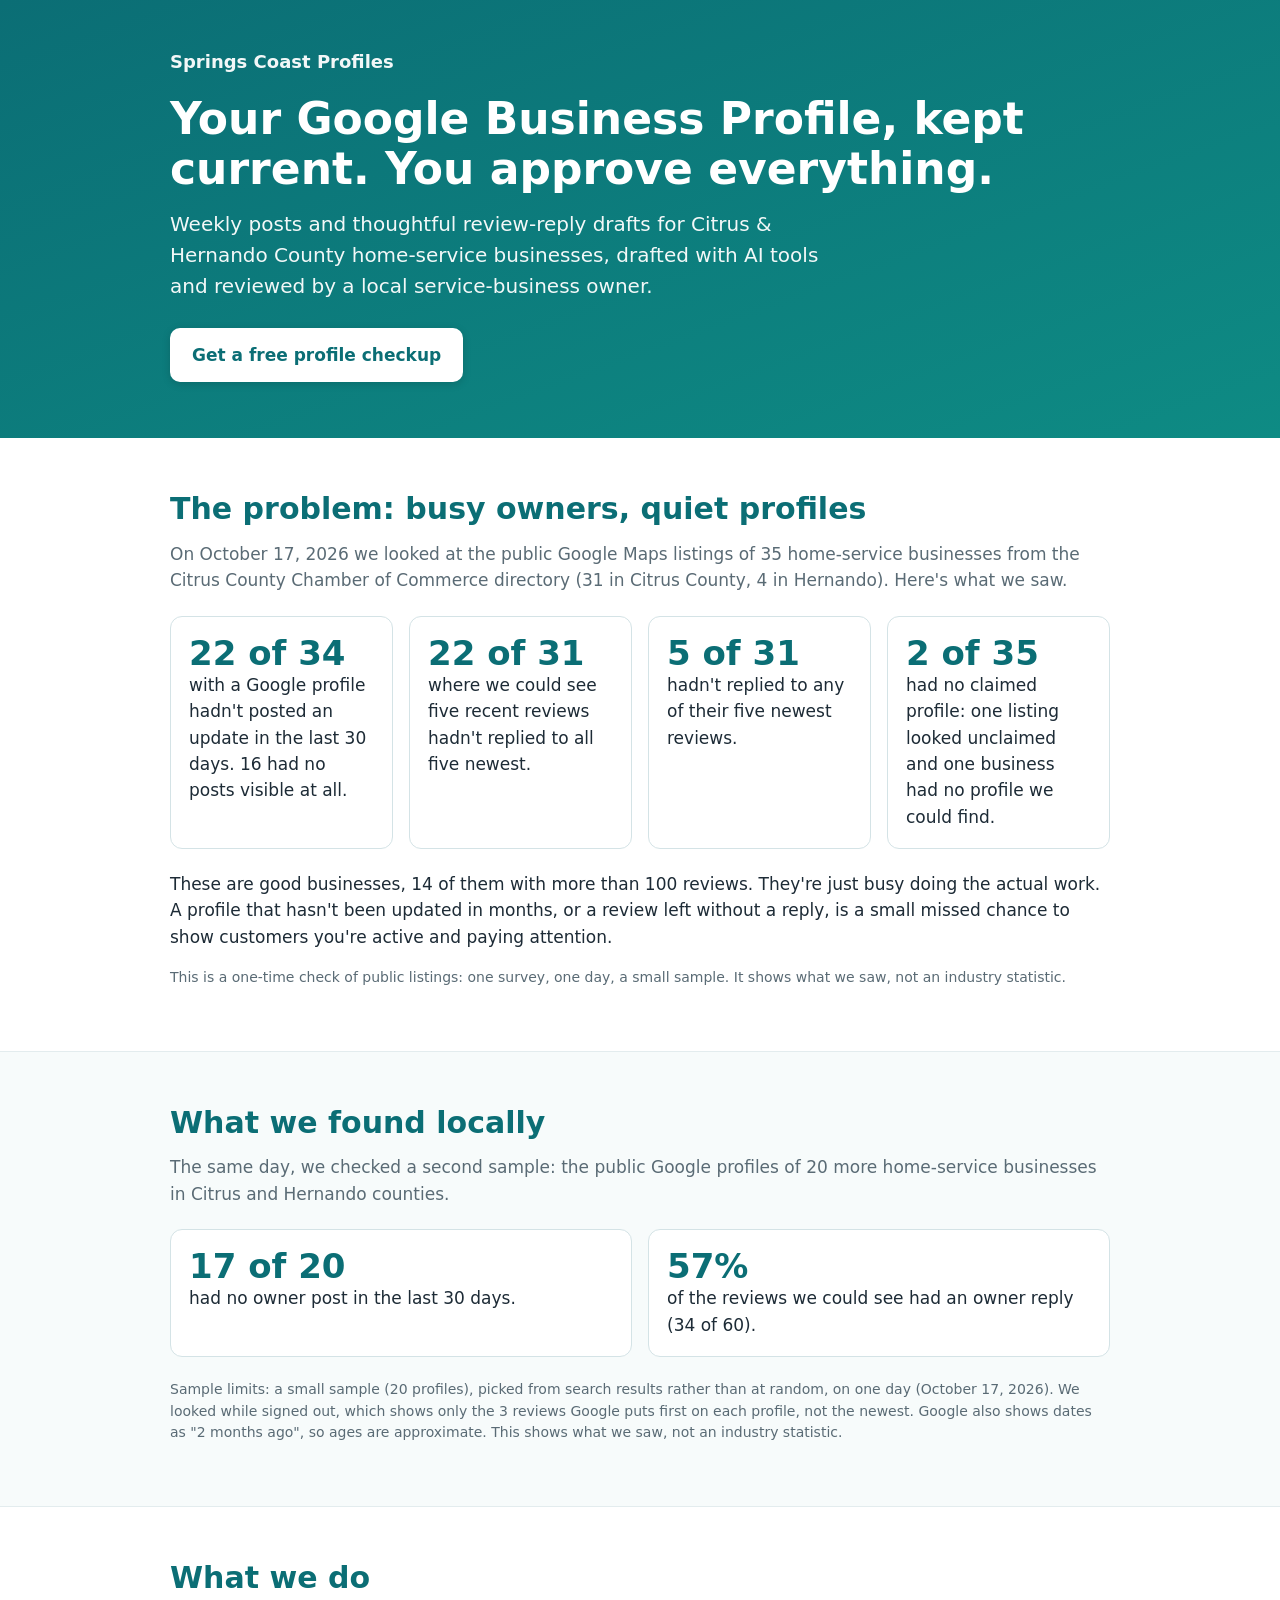
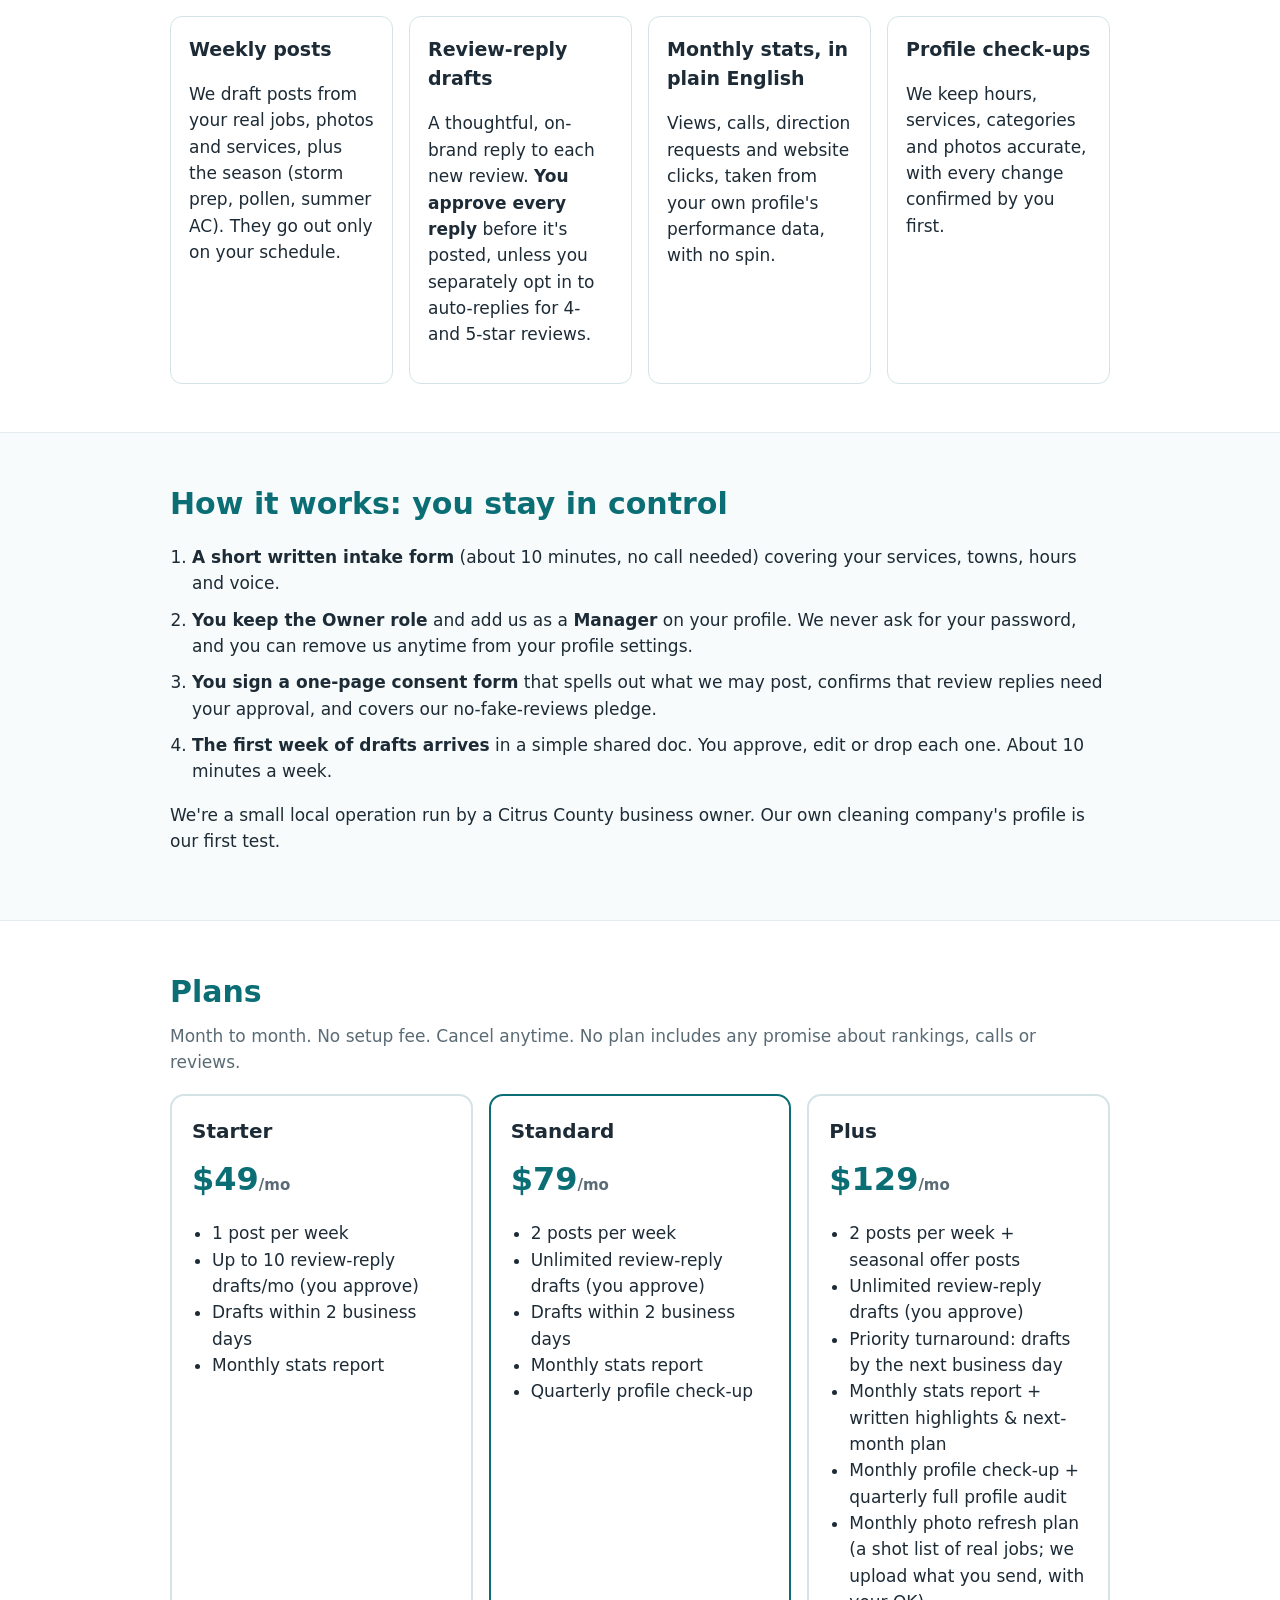
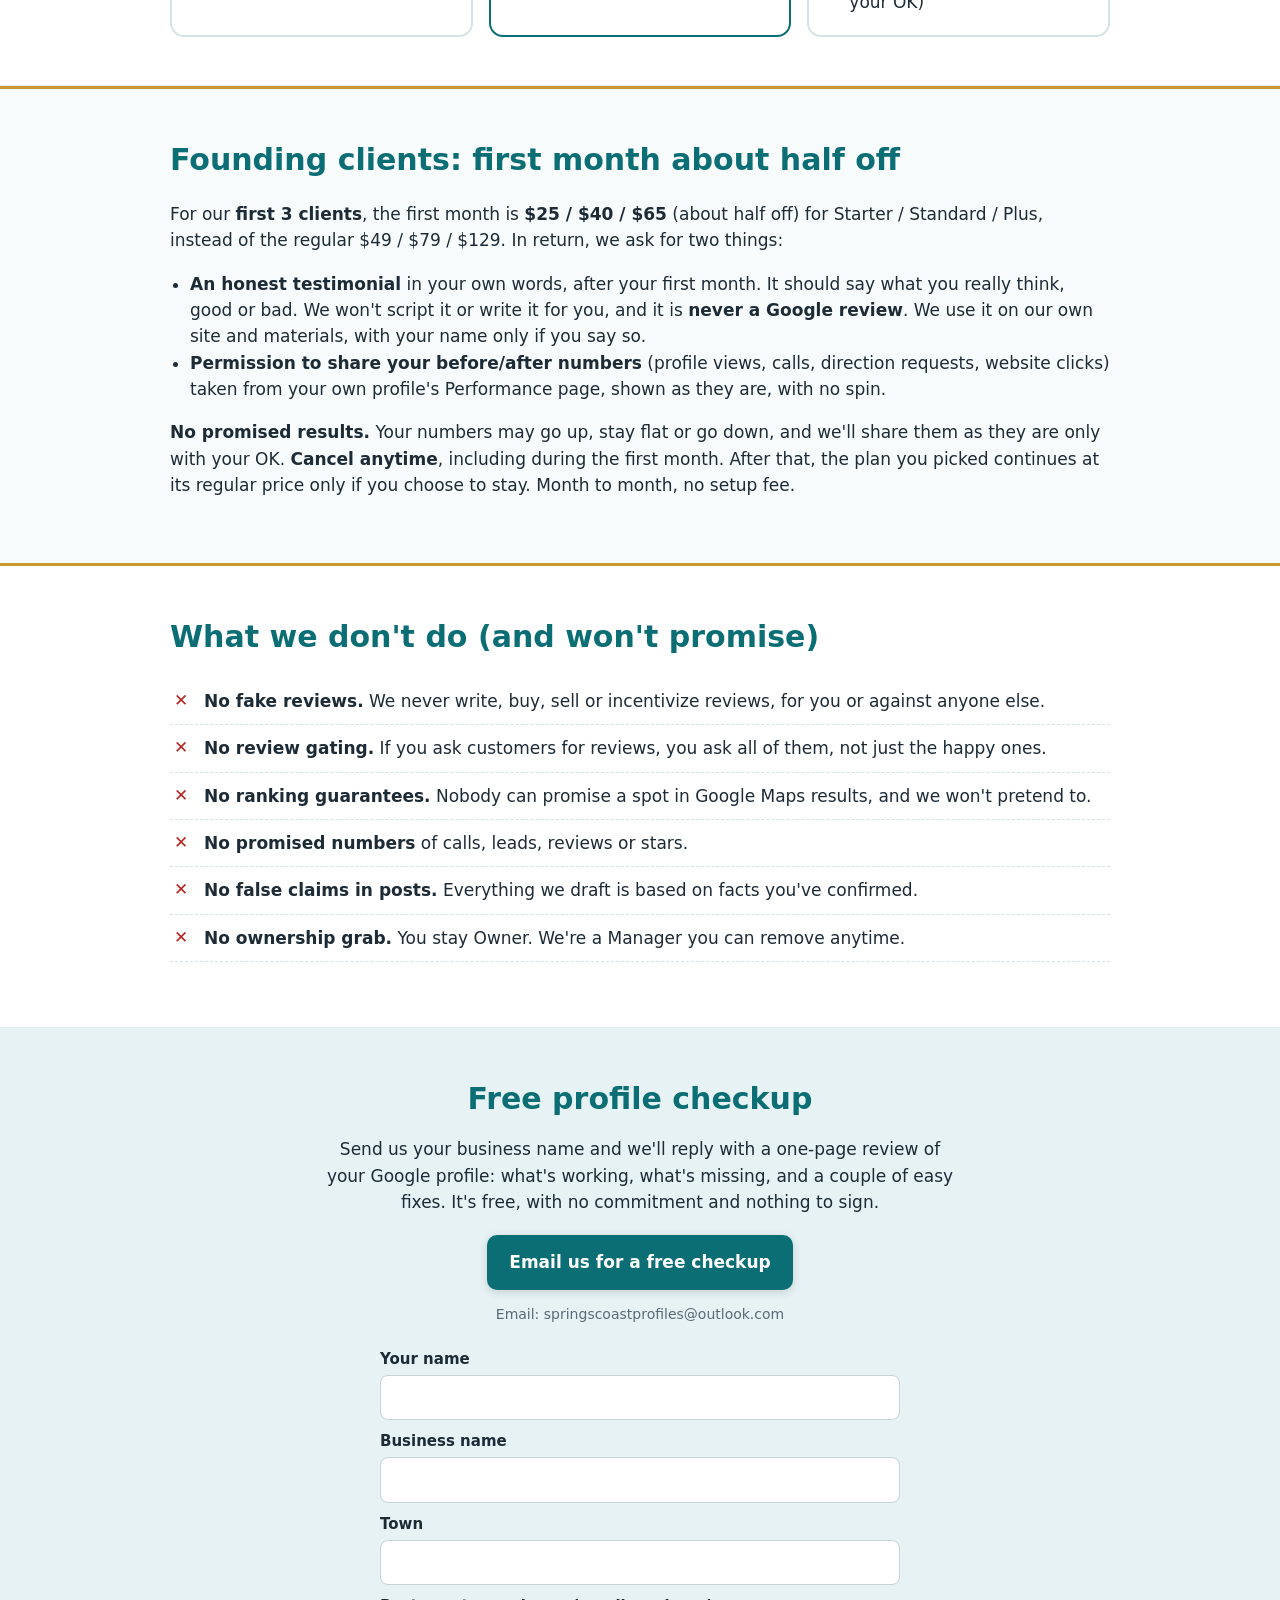
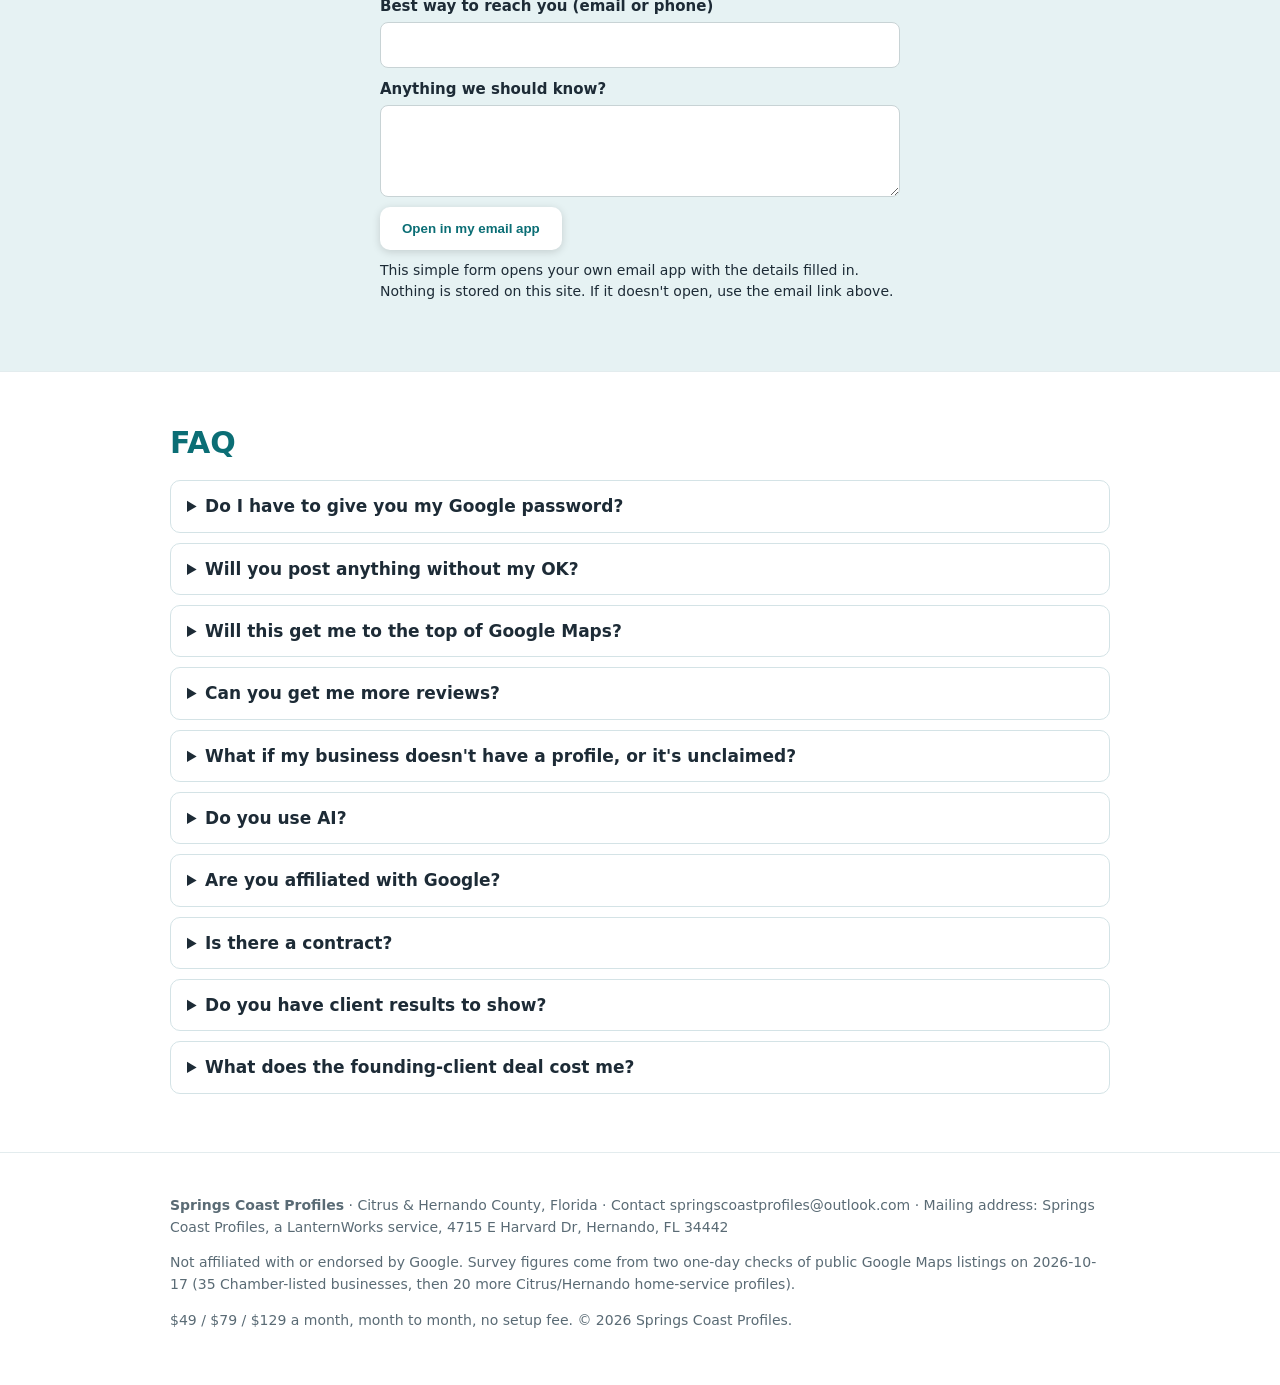
<file: index.html>
<!doctype html>
<html lang="en">
<head>
<meta charset="utf-8">
<meta name="viewport" content="width=device-width,initial-scale=1">
<title>Springs Coast Profiles · Google Business Profile help for Citrus &amp; Hernando County home-service businesses</title>
<meta name="description" content="Approval-first Google Business Profile posts and review-reply drafts for Citrus and Hernando County, Florida home-service businesses. $49, $79 or $129 a month, month to month, no setup fee.">
<link rel="canonical" href="https://connormatthewdouglas.github.io/springs-coast-profiles/">
<meta property="og:title" content="Springs Coast Profiles">
<meta property="og:description" content="Your Google Business Profile, kept current. You approve everything.">
<meta property="og:type" content="website">
<meta property="og:url" content="https://connormatthewdouglas.github.io/springs-coast-profiles/">
<meta name="theme-color" content="#0b6e75">
<link rel="stylesheet" href="style.css">
</head>
<body>

<header class="hero">
  <div class="wrap">
    <p class="brand">Springs Coast Profiles</p>
    <h1>Your Google Business Profile, kept current. You approve everything.</h1>
    <p class="lead">Weekly posts and thoughtful review-reply drafts for Citrus &amp; Hernando County home-service businesses, drafted with AI tools and reviewed by a local service-business owner.</p>
    <a class="btn" href="#checkup">Get a free profile checkup</a>
  </div>
</header>

<main>
<section id="problem">
  <div class="wrap">
    <h2>The problem: busy owners, quiet profiles</h2>
    <p class="sub">On October 17, 2026 we looked at the public Google Maps listings of 35 home-service businesses from the Citrus County Chamber of Commerce directory (31 in Citrus County, 4 in Hernando). Here's what we saw.</p>
    <div class="stats">
      <div class="stat"><b>22 of 34</b>with a Google profile hadn't posted an update in the last 30 days. 16 had no posts visible at all.</div>
      <div class="stat"><b>22 of 31</b>where we could see five recent reviews hadn't replied to all five newest.</div>
      <div class="stat"><b>5 of 31</b>hadn't replied to any of their five newest reviews.</div>
      <div class="stat"><b>2 of 35</b>had no claimed profile: one listing looked unclaimed and one business had no profile we could find.</div>
    </div>
    <p>These are good businesses, 14 of them with more than 100 reviews. They're just busy doing the actual work. A profile that hasn't been updated in months, or a review left without a reply, is a small missed chance to show customers you're active and paying attention.</p>
    <p class="note">This is a one-time check of public listings: one survey, one day, a small sample. It shows what we saw, not an industry statistic.</p>
  </div>
</section>

<section id="local">
  <div class="wrap">
    <h2>What we found locally</h2>
    <p class="sub">The same day, we checked a second sample: the public Google profiles of 20 more home-service businesses in Citrus and Hernando counties.</p>
    <div class="stats">
      <div class="stat"><b>17 of 20</b>had no owner post in the last 30 days.</div>
      <div class="stat"><b>57%</b>of the reviews we could see had an owner reply (34 of 60).</div>
    </div>
    <p class="note">Sample limits: a small sample (20 profiles), picked from search results rather than at random, on one day (October 17, 2026). We looked while signed out, which shows only the 3 reviews Google puts first on each profile, not the newest. Google also shows dates as "2 months ago", so ages are approximate. This shows what we saw, not an industry statistic.</p>
  </div>
</section>

<section id="what">
  <div class="wrap">
    <h2>What we do</h2>
    <div class="cards">
      <div class="card"><h3>Weekly posts</h3><p>We draft posts from your real jobs, photos and services, plus the season (storm prep, pollen, summer AC). They go out only on your schedule.</p></div>
      <div class="card"><h3>Review-reply drafts</h3><p>A thoughtful, on-brand reply to each new review. <strong>You approve every reply</strong> before it's posted, unless you separately opt in to auto-replies for 4- and 5-star reviews.</p></div>
      <div class="card"><h3>Monthly stats, in plain English</h3><p>Views, calls, direction requests and website clicks, taken from your own profile's performance data, with no spin.</p></div>
      <div class="card"><h3>Profile check-ups</h3><p>We keep hours, services, categories and photos accurate, with every change confirmed by you first.</p></div>
    </div>
  </div>
</section>

<section id="how">
  <div class="wrap">
    <h2>How it works: you stay in control</h2>
    <ol class="steps">
      <li><strong>A short written intake form</strong> (about 10 minutes, no call needed) covering your services, towns, hours and voice.</li>
      <li><strong>You keep the Owner role</strong> and add us as a <strong>Manager</strong> on your profile. We never ask for your password, and you can remove us anytime from your profile settings.</li>
      <li><strong>You sign a one-page consent form</strong> that spells out what we may post, confirms that review replies need your approval, and covers our no-fake-reviews pledge.</li>
      <li><strong>The first week of drafts arrives</strong> in a simple shared doc. You approve, edit or drop each one. About 10 minutes a week.</li>
    </ol>
    <p>We're a small local operation run by a Citrus County business owner. Our own cleaning company's profile is our first test.</p>
  </div>
</section>

<section id="tiers">
  <div class="wrap">
    <h2>Plans</h2>
    <p class="sub">Month to month. No setup fee. Cancel anytime. No plan includes any promise about rankings, calls or reviews.</p>
    <div class="tiers">
      <div class="tier"><h3>Starter</h3><div class="price">$49<small>/mo</small></div>
        <ul><li>1 post per week</li><li>Up to 10 review-reply drafts/mo (you approve)</li><li>Drafts within 2 business days</li><li>Monthly stats report</li></ul></div>
      <div class="tier mid"><h3>Standard</h3><div class="price">$79<small>/mo</small></div>
        <ul><li>2 posts per week</li><li>Unlimited review-reply drafts (you approve)</li><li>Drafts within 2 business days</li><li>Monthly stats report</li><li>Quarterly profile check-up</li></ul></div>
      <div class="tier"><h3>Plus</h3><div class="price">$129<small>/mo</small></div>
        <ul><li>2 posts per week + seasonal offer posts</li><li>Unlimited review-reply drafts (you approve)</li><li>Priority turnaround: drafts by the next business day</li><li>Monthly stats report + written highlights &amp; next-month plan</li><li>Monthly profile check-up + quarterly full profile audit</li><li>Monthly photo refresh plan (a shot list of real jobs; we upload what you send, with your OK)</li></ul></div>
    </div>
  </div>
</section>

<section id="founding" class="founding">
  <div class="wrap">
    <h2>Founding clients: first month about half off</h2>
    <p>For our <strong>first 3 clients</strong>, the first month is <strong>$25 / $40 / $65</strong> (about half off) for Starter / Standard / Plus, instead of the regular $49 / $79 / $129. In return, we ask for two things:</p>
    <ul>
      <li><strong>An honest testimonial</strong> in your own words, after your first month. It should say what you really think, good or bad. We won't script it or write it for you, and it is <strong>never a Google review</strong>. We use it on our own site and materials, with your name only if you say so.</li>
      <li><strong>Permission to share your before/after numbers</strong> (profile views, calls, direction requests, website clicks) taken from your own profile's Performance page, shown as they are, with no spin.</li>
    </ul>
    <p><strong>No promised results.</strong> Your numbers may go up, stay flat or go down, and we'll share them as they are only with your OK. <strong>Cancel anytime</strong>, including during the first month. After that, the plan you picked continues at its regular price only if you choose to stay. Month to month, no setup fee.</p>
  </div>
</section>

<section id="dont">
  <div class="wrap">
    <h2>What we don't do (and won't promise)</h2>
    <ul class="dont">
      <li><strong>No fake reviews.</strong> We never write, buy, sell or incentivize reviews, for you or against anyone else.</li>
      <li><strong>No review gating.</strong> If you ask customers for reviews, you ask all of them, not just the happy ones.</li>
      <li><strong>No ranking guarantees.</strong> Nobody can promise a spot in Google Maps results, and we won't pretend to.</li>
      <li><strong>No promised numbers</strong> of calls, leads, reviews or stars.</li>
      <li><strong>No false claims in posts.</strong> Everything we draft is based on facts you've confirmed.</li>
      <li><strong>No ownership grab.</strong> You stay Owner. We're a Manager you can remove anytime.</li>
    </ul>
  </div>
</section>

<section id="checkup" class="cta">
  <div class="wrap">
    <h2>Free profile checkup</h2>
    <p>Send us your business name and we'll reply with a one-page review of your Google profile: what's working, what's missing, and a couple of easy fixes. It's free, with no commitment and nothing to sign.</p>
    <a class="btn alt" href="mailto:springscoastprofiles@outlook.com?subject=Free%20profile%20checkup&amp;body=Business%20name%3A%20%0ATown%3A%20">Email us for a free checkup</a>
    <p class="note" style="margin-top:14px">Email: springscoastprofiles@outlook.com</p>
    <form class="mailform" action="mailto:springscoastprofiles@outlook.com?subject=Free%20profile%20checkup" method="post" enctype="text/plain">
      <label>Your name <input name="name" autocomplete="name" required></label>
      <label>Business name <input name="business" autocomplete="organization" required></label>
      <label>Town <input name="town"></label>
      <label>Best way to reach you (email or phone) <input name="reach" required></label>
      <label>Anything we should know? <textarea name="message" rows="3"></textarea></label>
      <button class="btn" type="submit">Open in my email app</button>
      <p class="note">This simple form opens your own email app with the details filled in. Nothing is stored on this site. If it doesn't open, use the email link above.</p>
    </form>
  </div>
</section>

<section id="faq">
  <div class="wrap">
    <h2>FAQ</h2>
    <details><summary>Do I have to give you my Google password?</summary><p>No, never. You add us as a Manager from your profile's "People and access" settings. You keep the Owner role and can remove us anytime.</p></details>
    <details><summary>Will you post anything without my OK?</summary><p>Review replies are always sent to you for approval first, unless you separately opt in, in writing, to auto-replies for 4- and 5-star reviews. Posts follow the schedule you approve, and every fact in them comes from you.</p></details>
    <details><summary>Will this get me to the top of Google Maps?</summary><p>We can't promise that, and nobody honestly can. What we can do is keep your profile accurate, active and responsive, and show you the numbers from your own profile each month.</p></details>
    <details><summary>Can you get me more reviews?</summary><p>We don't write, buy or filter reviews. We can help you set up an honest way to ask every customer for a review, with no gating.</p></details>
    <details><summary>What if my business doesn't have a profile, or it's unclaimed?</summary><p>Claiming and verifying a profile is something only the owner can do. We'll send you a plain-English walkthrough of the steps for free.</p></details>
    <details><summary>Do you use AI?</summary><p>Yes. Post and review-reply drafts are prepared with AI tools. A person reviews every draft before you see it, and you approve every review reply before it's posted. Posts go out only on the schedule you approve, and replies are never posted automatically unless you opt in to that in writing.</p></details>
    <details><summary>Are you affiliated with Google?</summary><p>No. We're an independent local service, not a Google partner. "Google" and "Google Business Profile" are Google's trademarks.</p></details>
    <details><summary>Is there a contract?</summary><p>No. It's month to month, and either side can cancel anytime by email. When you cancel, we stop all activity and remove ourselves as Manager within 2 business days, and you keep everything on your profile.</p></details>
    <details><summary>Do you have client results to show?</summary><p>Not yet, and we won't make any up. Our own cleaning company's profile is our first test. We'll share real numbers, and founding clients' honest testimonials, only once we have them and only with permission.</p></details>
    <details><summary>What does the founding-client deal cost me?</summary><p>For our first 3 clients, the first month is $25 / $40 / $65 (about half off the regular $49 / $79 / $129). After that it's the regular price, month to month, no setup fee. In return you agree to give an honest testimonial in your own words (never a Google review) and let us share your before/after numbers from your own profile. No promised results, and you can cancel anytime.</p></details>
  </div>
</section>
</main>

<footer>
  <div class="wrap">
    <p><strong>Springs Coast Profiles</strong> · Citrus &amp; Hernando County, Florida · Contact springscoastprofiles@outlook.com · Mailing address: Springs Coast Profiles, a LanternWorks service, 4715 E Harvard Dr, Hernando, FL 34442</p>
    <p>Not affiliated with or endorsed by Google. Survey figures come from two one-day checks of public Google Maps listings on 2026-10-17 (35 Chamber-listed businesses, then 20 more Citrus/Hernando home-service profiles).</p>
    <p>$49 / $79 / $129 a month, month to month, no setup fee. © 2026 Springs Coast Profiles.</p>
  </div>
</footer>
</body>
</html>
</file>
<file: style.css>
:root{--teal:#0b6e75;--teal-l:#e6f2f3;--ink:#1d2b36;--muted:#5a6b75;--warn:#b3261e;--warn-l:#fdecea;--max:980px}
*{box-sizing:border-box}
html{-webkit-text-size-adjust:100%}
body{margin:0;font-family:system-ui,-apple-system,"Segoe UI",Roboto,Helvetica,Arial,sans-serif;color:var(--ink);line-height:1.55;font-size:17px;background:#fff}
a{color:var(--teal)}
.wrap{max-width:var(--max);margin:0 auto;padding:0 20px}
.draft-banner{background:var(--warn);color:#fff;text-align:center;font-weight:700;padding:10px 16px;font-size:15px;letter-spacing:.2px;position:sticky;top:0;z-index:10}
.ph{background:#fff3cd;color:#7a5200;border:1px dashed #c99a2e;border-radius:4px;padding:0 4px;font-size:.8em;font-weight:700;white-space:nowrap;vertical-align:middle}
header.hero{background:linear-gradient(160deg,var(--teal) 0%,#0e8b84 100%);color:#fff;padding:48px 0 56px}
.brand{font-weight:800;font-size:18px;opacity:.95;margin:0 0 18px;display:flex;gap:8px;align-items:center;flex-wrap:wrap}
.hero h1{font-size:clamp(28px,5vw,44px);line-height:1.15;margin:0 0 14px}
.hero p.lead{font-size:clamp(17px,2.4vw,20px);max-width:680px;margin:0 0 26px;opacity:.95}
.btn{display:inline-block;background:#fff;color:var(--teal);font-weight:800;padding:14px 22px;border-radius:10px;text-decoration:none;box-shadow:0 2px 8px rgba(0,0,0,.15)}
.btn.alt{background:var(--teal);color:#fff}
.btn:focus,.btn:hover{outline:3px solid #ffd166;outline-offset:2px}
section{padding:48px 0;border-bottom:1px solid #e3ecee}
section:nth-of-type(even){background:#f7fbfb}
h2{color:var(--teal);font-size:clamp(23px,3.4vw,30px);margin:0 0 14px}
.sub{color:var(--muted);margin-top:-6px}
.stats{display:grid;grid-template-columns:repeat(auto-fit,minmax(200px,1fr));gap:16px;margin:22px 0}
.stat{background:#fff;border:1px solid #d4e3e6;border-radius:12px;padding:18px}
.stat b{display:block;font-size:34px;color:var(--teal);line-height:1.1}
.note{font-size:14px;color:var(--muted)}
.cards{display:grid;grid-template-columns:repeat(auto-fit,minmax(200px,1fr));gap:16px}
.card{background:#fff;border:1px solid #d4e3e6;border-radius:12px;padding:18px}
.card h3{margin:0 0 6px;font-size:19px}
ol.steps{padding-left:22px}ol.steps li{margin:0 0 10px}
.tiers{display:grid;grid-template-columns:repeat(auto-fit,minmax(240px,1fr));gap:16px;margin-top:18px}
.tier{background:#fff;border:2px solid #d4e3e6;border-radius:14px;padding:20px;display:flex;flex-direction:column}
.tier.mid{border-color:var(--teal)}
.tier h3{margin:0;font-size:20px}
.price{font-size:32px;font-weight:800;color:var(--teal);margin:8px 0}
.price small{font-size:15px;color:var(--muted);font-weight:600}
.tier ul{padding-left:20px;margin:8px 0 0}
.dont{list-style:none;padding:0}
.dont li{padding:10px 0 10px 34px;position:relative;border-bottom:1px dashed #d4e3e6}
.dont li:before{content:"✕";position:absolute;left:4px;top:9px;color:var(--warn);font-weight:900}
.cta{background:var(--teal-l)!important;text-align:center}
.cta p{max-width:640px;margin:0 auto 20px}
details{background:#fff;border:1px solid #d4e3e6;border-radius:10px;padding:12px 16px;margin:0 0 10px}
summary{font-weight:700;cursor:pointer}
footer{padding:28px 0 40px;font-size:14px;color:var(--muted)}
@media (max-width:560px){body{font-size:16px}header.hero{padding:34px 0 40px}section{padding:36px 0}.btn{display:block;text-align:center}}

.founding{background:#fff8e6;border-top:3px solid #c99a2e;border-bottom:3px solid #c99a2e}
.founding ul{padding-left:20px}
.mailform{display:grid;gap:10px;max-width:520px;margin:22px auto 0;text-align:left}
.mailform label{display:grid;gap:4px;font-weight:600;font-size:15px}
.mailform input,.mailform textarea{font:inherit;padding:10px;border:1px solid #c8d3d5;border-radius:8px;width:100%;box-sizing:border-box}
.mailform .btn{border:0;cursor:pointer;justify-self:start}
.cta .mailform label,.cta .mailform .note{color:inherit}
img{max-width:100%;height:auto}
</file>
